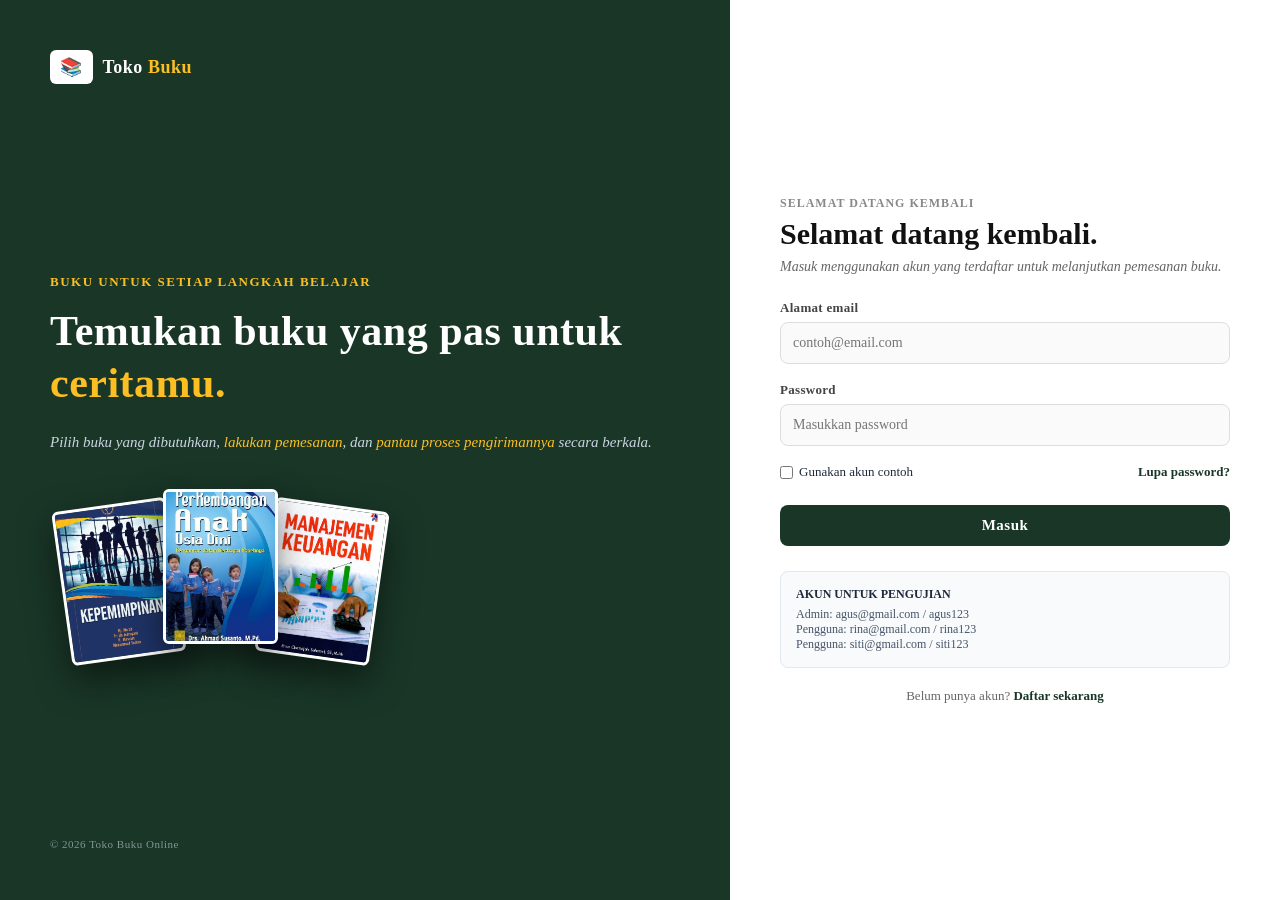
<file: index.html>
<!DOCTYPE html>
<html lang="id">
<head>
    <meta charset="UTF-8">
    <meta name="viewport" content="width=device-width, initial-scale=1.0">
    <title>Masuk | Toko Buku</title>
    <link rel="stylesheet" href="cs/style.css">
    <style>
        * { box-sizing: border-box; margin: 0; padding: 0; font-family: 'Times New Roman', Times, serif; }
        body { display: flex; height: 100vh; overflow: hidden; background: #fff; }
        
        /* Sisi Kiri (Hijau) */
        .login-left {
            flex: 1;
            background: #193627;
            color: white;
            padding: 50px;
            display: flex;
            flex-direction: column;
            justify-content: space-between;
        }
        .brand { display: flex; align-items: center; gap: 10px; font-weight: bold; font-size: 18px; letter-spacing: 0.5px; }
        .brand-icon { background: #fff; color: #193627; padding: 6px 10px; border-radius: 6px; }
        
        /* Kombinasi teks warna Kuning & Putih */
        .left-content h4 { font-size: 13px; letter-spacing: 1.5px; color: #fbbf24; text-transform: uppercase; margin-bottom: 15px; font-weight: bold; }
        .left-content h1 { font-size: 42px; line-height: 1.25; margin-bottom: 20px; font-weight: 700; letter-spacing: 0.5px; color: #ffffff; }
        .left-content h1 span { color: #fbbf24; } /* Warna kuning emas */
        .left-content p { color: #cbd5e1; font-size: 15px; line-height: 1.6; margin-bottom: 40px; font-style: italic; }
        .left-content p span { color: #fbbf24; } /* Warna kuning emas di paragraf */
        
        /* Tata letak gambar buku miring langsung tanpa box luar */
        .book-previews { 
            display: flex; 
            align-items: flex-end; 
            gap: 0px; 
            margin-top: 10px;
            padding-left: 10px;
        }
        .book-img { 
            width: 115px; 
            height: 155px; 
            object-fit: cover; 
            border-radius: 6px; 
            border: 3px solid #ffffff; /* Border putih tipis pas di sekeliling gambar buku */
            box-shadow: 0 15px 35px rgba(0,0,0,0.5); 
            display: block; 
            background: #fff;
        }

        /* Posisi miring ala tumpukan buku */
        .book-1 { transform: rotate(-8deg) translateY(10px); z-index: 1; }
        .book-2 { transform: rotate(0deg) translateY(-5px); z-index: 2; margin: 0 -12px; }
        .book-3 { transform: rotate(8deg) translateY(10px); z-index: 1; }

        /* Sisi Kanan (Form) */
        .login-right {
            flex: 1;
            padding: 50px;
            display: flex;
            flex-direction: column;
            justify-content: center;
            overflow-y: auto;
            max-width: 550px;
        }
        .login-right h2 { font-size: 30px; color: #111; margin-bottom: 8px; font-weight: 700; }
        .login-right p.sub { color: #666; font-size: 14px; margin-bottom: 25px; font-style: italic; }
        
        .form-group { margin-bottom: 18px; }
        .form-group label { display: block; font-size: 13px; font-weight: bold; color: #444; margin-bottom: 6px; letter-spacing: 0.3px; }
        .form-group input { width: 100%; padding: 12px; border: 1px solid #ddd; border-radius: 8px; font-size: 14px; background: #fafafa; font-family: 'Times New Roman', Times, serif; }
        .form-group input:focus { outline: none; border-color: #193627; background: #fff; }
        
        .btn-submit { width: 100%; padding: 12px; background: #193627; color: white; border: none; border-radius: 8px; font-weight: bold; cursor: pointer; font-size: 15px; margin-top: 10px; letter-spacing: 0.5px; }
        .btn-submit:hover { background: #12281c; }
        
        .test-accounts { margin-top: 25px; background: #f8fafc; padding: 15px; border-radius: 8px; border: 1px solid #e2e8f0; font-size: 12px; color: #475569; }
        .test-accounts b { color: #1e293b; display: block; margin-bottom: 5px; }
        .footer-link { margin-top: 20px; text-align: center; font-size: 13px; color: #666; }
        .footer-link a { color: #193627; text-decoration: none; font-weight: bold; }
    </style>
</head>
<body>

    <!-- Sisi Kiri -->
    <div class="login-left">
        <div class="brand">
            <div class="brand-icon">📚</div>
            <span style="color: #ffffff;">Toko <span style="color: #fbbf24;">Buku</span></span>
        </div>
        <div class="left-content">
            <h4>Buku Untuk Setiap Langkah Belajar</h4>
            <h1>Temukan buku yang pas untuk <span>ceritamu.</span></h1>
            <p>Pilih buku yang dibutuhkan, <span>lakukan pemesanan</span>, dan <span>pantau proses pengirimannya</span> secara berkala.</p>
            
            <!-- 3 Gambar Buku Langsung dengan Border Putih Tipis -->
            <div class="book-previews">
                <img src="img/kepemimpinan.jpeg" alt="Buku 1" class="book-img book-1">
                <img src="img/anak.jpeg" alt="Buku 2" class="book-img book-2">
                <img src="img/keuangan.jpeg" alt="Buku 3" class="book-img book-3">
            </div>
        </div>
        <div style="font-size: 11px; opacity: 0.6; letter-spacing: 0.5px; color: #cbd5e1;">&copy; 2026 Toko Buku Online</div>
    </div>

    <!-- Sisi Kanan (Form Login) -->
    <div class="login-right">
        <div style="font-size: 12px; color: #888; text-transform: uppercase; letter-spacing: 1px; margin-bottom: 6px; font-weight: bold;">Selamat Datang Kembali</div>
        <h2>Selamat datang kembali.</h2>
        <p class="sub">Masuk menggunakan akun yang terdaftar untuk melanjutkan pemesanan buku.</p>

        <form onsubmit="handleLogin(event)">
            <div class="form-group">
                <label>Alamat email</label>
                <input type="text" id="loginEmail" placeholder="contoh@email.com" required>
            </div>
            <div class="form-group">
                <label>Password</label>
                <input type="password" id="loginPassword" placeholder="Masukkan password" required>
            </div>
            
            <div style="display: flex; justify-content: space-between; align-items: center; font-size: 13px; margin-bottom: 15px;">
                <label style="display: flex; align-items: center; gap: 6px; cursor: pointer;"><input type="checkbox"> Gunakan akun contoh</label>
                <a href="#" style="color: #193627; text-decoration: none; font-weight: bold;">Lupa password?</a>
            </div>

            <button type="submit" class="btn-submit">Masuk</button>
        </form>

        <div class="test-accounts">
            <b>AKUN UNTUK PENGUJIAN</b>
            <div>Admin: agus@gmail.com / agus123</div>
            <div>Pengguna: rina@gmail.com / rina123</div>
            <div>Pengguna: siti@gmail.com / siti123</div>
        </div>

        <div class="footer-link">
            Belum punya akun? <a href="#">Daftar sekarang</a>
        </div>
    </div>
    <script>
        const dataPengguna = [
            {
                id: 1,
                nama: "Rina Wulandari",
                email: "rina@gmail.com",
                password: "rina123",
                role: "User"
            },
            {
                id: 2,
                nama: "Agus Saleh Rumbouw",
                email: "agus@gmail.com",
                password: "agus123",
                role: "Admin"
            },
            {
                id: 3,
                nama: "Siti Marlina",
                email: "siti@gmail.com",
                password: "siti123",
                role: "User"
            }
        ];

        function handleLogin(e) {
            e.preventDefault();
            const emailInput = document.getElementById('loginEmail').value.trim();
            const passwordInput = document.getElementById('loginPassword').value.trim();

            const user = dataPengguna.find(u => u.email.toLowerCase() === emailInput.toLowerCase());

            if (!user) {
                alert("Email tidak terdaftar! Silakan periksa kembali email Anda.");
                return;
            }

            if (user.password !== passwordInput) {
                alert("Password salah! Silakan coba lagi.");
                return;
            }

            // Jika email dan password benar
            const userData = { 
                nama: user.nama, 
                role: user.role, 
                email: user.email 
            };
            
            localStorage.setItem('currentUser', JSON.stringify(userData));
            alert("Login berhasil! Selamat datang, " + user.nama);
            window.location.href = 'dashboard.html';
        }
    </script>
</body>
</html>
</file>
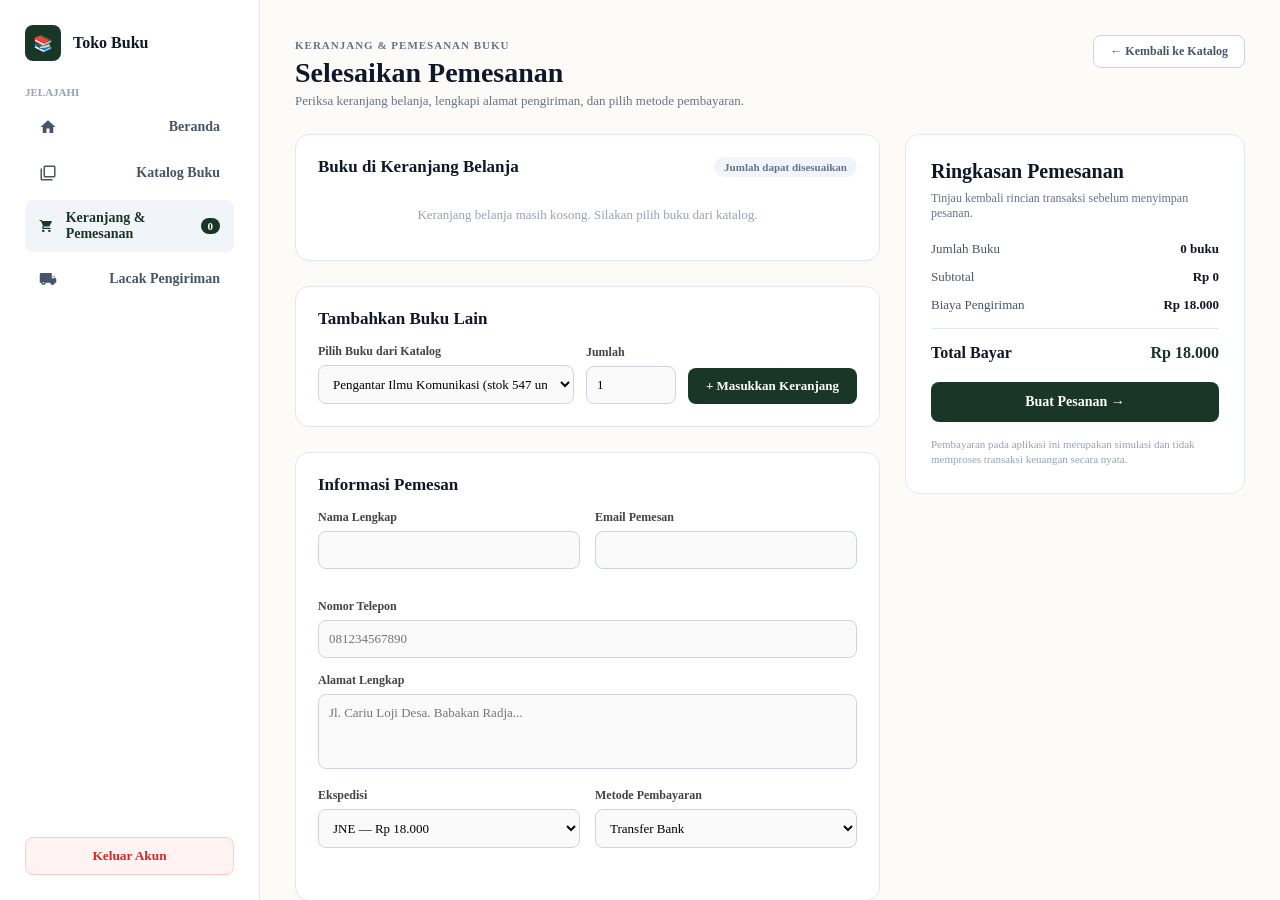
<file: checkout.html>
<!DOCTYPE html>
<html lang="id">
<head>
    <meta charset="UTF-8">
    <meta name="viewport" content="width=device-width, initial-scale=1.0">
    <title>Pemesanan & Keranjang | Toko Buku</title>
    <link rel="stylesheet" href="cs/style.css">
    <style>
        * { box-sizing: border-box; margin: 0; padding: 0; font-family: 'Times New Roman', Times, serif; }
        body { background: #fdfbf7; color: #1e293b; }

        .dashboard-layout { display: flex; height: 100vh; overflow: hidden; }

        .sidebar { width: 260px; background: #ffffff; border-right: 1px solid #e2e8f0; padding: 25px; display: flex; flex-direction: column; justify-content: space-between; }
        .sidebar-menu { list-style: none; margin-top: 10px; }
        .sidebar-menu li { margin-bottom: 8px; }
        .sidebar-menu a { display: flex; align-items: center; justify-content: space-between; padding: 10px 14px; color: #475569; text-decoration: none; font-size: 14px; font-weight: 600; border-radius: 8px; }
        .sidebar-menu a.active, .sidebar-menu a:hover { background: #f1f5f9; color: #193627; }
        .sidebar-menu svg { width: 18px; height: 18px; fill: currentColor; }
        
        .badge-cart { background: #193627; color: white; font-size: 11px; padding: 2px 7px; border-radius: 10px; font-weight: bold; }

        .main-content { flex: 1; padding: 35px; overflow-y: auto; background: #fdfbf7; }

        .header-section { display: flex; justify-content: space-between; align-items: flex-start; margin-bottom: 25px; }
        .header-title span.tag { font-size: 11px; text-transform: uppercase; color: #64748b; letter-spacing: 1px; font-weight: bold; }
        .header-title h1 { font-size: 28px; color: #0f172a; margin: 4px 0; font-weight: 700; }
        .header-title p { font-size: 13px; color: #64748b; }
        .btn-back { background: #ffffff; border: 1px solid #cbd5e1; padding: 8px 16px; border-radius: 8px; font-size: 12px; font-weight: bold; color: #475569; cursor: pointer; text-decoration: none; }

        .checkout-grid { display: grid; grid-template-columns: 1fr 340px; gap: 25px; align-items: start; }

        .card { background: #ffffff; padding: 22px; border-radius: 14px; border: 1px solid #e2e8f0; margin-bottom: 25px; box-shadow: 0 2px 4px rgba(0,0,0,0.01); }
        .card-header { display: flex; justify-content: space-between; align-items: center; margin-bottom: 15px; }
        .card-title { font-size: 17px; font-weight: bold; color: #0f172a; }
        .card-badge { font-size: 11px; color: #64748b; background: #f1f5f9; padding: 4px 10px; border-radius: 12px; font-weight: 600; }

        /* Item Buku di Keranjang (Dengan Gambar Cover) */
        .cart-item { display: flex; align-items: center; justify-content: space-between; padding: 12px 0; border-bottom: 1px dashed #e2e8f0; }
        .cart-item:last-child { border-bottom: none; }
        .cart-info { display: flex; align-items: center; gap: 14px; }
        .cart-info img { width: 45px; height: 60px; object-fit: cover; border-radius: 4px; border: 1px solid #cbd5e1; background: #fff; }
        .cart-details .title { font-size: 14px; font-weight: bold; color: #0f172a; margin-bottom: 2px; }
        .cart-details .sub { font-size: 12px; color: #64748b; }

        .cart-action { display: flex; align-items: center; gap: 15px; }
        .cart-qty { width: 50px; padding: 6px; border: 1px solid #cbd5e1; border-radius: 6px; text-align: center; font-size: 13px; }
        .cart-price { font-size: 14px; font-weight: bold; color: #193627; }
        .btn-remove { color: #94a3b8; font-weight: bold; cursor: pointer; border: none; background: none; font-size: 16px; }
        .btn-remove:hover { color: #ef4444; }

        /* Form Inputs */
        .form-row { display: grid; grid-template-columns: 1fr 1fr; gap: 15px; margin-bottom: 15px; }
        .form-group { margin-bottom: 15px; }
        .form-group label { display: block; font-size: 12px; font-weight: bold; color: #444; margin-bottom: 6px; }
        .form-group input, .form-group select, .form-group textarea { width: 100%; padding: 10px; border: 1px solid #cbd5e1; border-radius: 8px; font-size: 13px; background: #fafafa; font-family: 'Times New Roman', Times, serif; }
        .form-group textarea { height: 75px; resize: none; }

        .btn-add-item { background: #193627; color: #ffffff; border: none; padding: 10px 18px; border-radius: 8px; font-size: 13px; font-weight: bold; cursor: pointer; }

        /* Summary Card Right */
        .summary-card { background: #ffffff; padding: 25px; border-radius: 14px; border: 1px solid #e2e8f0; position: sticky; top: 20px; }
        .summary-card h2 { font-size: 20px; font-weight: bold; color: #0f172a; margin-bottom: 8px; }
        .summary-card p.sub { font-size: 12px; color: #64748b; margin-bottom: 20px; }
        
        .summary-row { display: flex; justify-content: space-between; font-size: 13px; margin-bottom: 12px; color: #475569; }
        .summary-total { display: flex; justify-content: space-between; font-size: 16px; font-weight: bold; color: #0f172a; border-top: 1px solid #e2e8f0; padding-top: 15px; margin-top: 15px; margin-bottom: 20px; }
        
        .btn-submit-order { width: 100%; padding: 12px; background: #193627; color: white; border: none; border-radius: 8px; font-size: 14px; font-weight: bold; cursor: pointer; text-align: center; }
        .btn-submit-order:hover { background: #12281c; }
        .summary-note { font-size: 11px; color: #94a3b8; margin-top: 15px; line-height: 1.4; }
    </style>
</head>
<body onload="initCheckout()">

    <div class="dashboard-layout">
        <div class="sidebar">
            <div>
                <div style="display: flex; align-items: center; gap: 12px; margin-bottom: 25px;">
                    <div style="background: #193627; color: white; width: 36px; height: 36px; border-radius: 8px; display: flex; align-items: center; justify-content: center; font-weight: bold;">📚</div>
                    <span style="font-size: 16px; font-weight: 700; color: #0f172a;">Toko Buku</span>
                </div>
                <p style="font-size: 11px; color: #94a3b8; text-transform: uppercase; font-weight: 600; margin-bottom: 10px;">Jelajahi</p>
                <ul class="sidebar-menu">
                    <li><a href="dashboard.html"><svg viewBox="0 0 24 24"><path d="M10 20v-6h4v6h5v-8h3L12 3 2 12h3v8z"/></svg> Beranda</a></li>
                    <li><a href="stok.html"><svg viewBox="0 0 24 24"><path d="M4 6H2v14c0 1.1.9 2 2 2h14v-2H4V6zm16-4H8c-1.1 0-2 .9-2 2v12c0 1.1.9 2 2 2h12c1.1 0 2-.9 2-2V4c0-1.1-.9-2-2-2zm0 14H8V4h12v12z"/></svg> Katalog Buku</a></li>
                    <li><a href="checkout.html" class="active"><svg viewBox="0 0 24 24"><path d="M7 18c-1.1 0-1.99.9-1.99 2S5.9 22 7 22s2-.9 2-2-.9-2-2-2zM1 2v2h2l3.6 7.59-1.35 2.45c-.16.28-.25.61-.25.96 0 1.1.9 2 2 2h12v-2H7.42c-.14 0-.25-.11-.25-.25l.03-.12.9-1.63h7.45c.75 0 1.41-.41 1.75-1.03l3.58-6.49c.08-.14.12-.31.12-.48 0-.55-.45-1-1-1H5.21l-.94-2H1zm16 16c-1.1 0-1.99.9-1.99 2s.89 2 1.99 2 2-.9 2-2-.9-2-2-2z"/></svg> Keranjang & Pemesanan <span class="badge-cart" id="sidebarCartBadge">0</span></a></li>
                    <li><a href="tracking.html"><svg viewBox="0 0 24 24"><path d="M20 8h-3V4H3c-1.1 0-2 .9-2 2v11h2c0 1.66 1.34 3 3 3s3-1.34 3-3h6c0 1.66 1.34 3 3 3s3-1.34 3-3h2v-5l-3-4zM6 18c-.55 0-1-.45-1-1s.45-1 1-1 1 .45 1 1-.45 1-1 1zm13.5-9.5l1.96 2.5H17V8.5h2.5z"/></svg> Lacak Pengiriman</a></li>
                </ul>
            </div>
            <div>
                <button onclick="logoutUser()" style="width: 100%; padding: 10px; background: #fef2f2; color: #dc2626; border: 1px solid #fecaca; border-radius: 8px; font-weight: 600; cursor: pointer;">Keluar Akun</button>
            </div>
        </div>

        <div class="main-content">
            <div class="header-section">
                <div class="header-title">
                    <span class="tag">Keranjang & Pemesanan Buku</span>
                    <h1>Selesaikan Pemesanan</h1>
                    <p>Periksa keranjang belanja, lengkapi alamat pengiriman, dan pilih metode pembayaran.</p>
                </div>
                <a href="stok.html" class="btn-back">&larr; Kembali ke Katalog</a>
            </div>

            <div class="checkout-grid">
                <div>
                    <div class="card">
                        <div class="card-header">
                            <span class="card-title">Buku di Keranjang Belanja</span>
                            <span class="card-badge">Jumlah dapat disesuaikan</span>
                        </div>
                        <div id="cartList">
                        </div>
                    </div>

                    <div class="card">
                        <span class="card-title" style="display: block; margin-bottom: 15px;">Tambahkan Buku Lain</span>
                        <div style="display: flex; gap: 12px; align-items: flex-end;">
                            <div class="form-group" style="flex: 1; margin-bottom: 0;">
                                <label>Pilih Buku dari Katalog</label>
                                <select id="selectBukuCatalog">
                                </select>
                            </div>
                            <div class="form-group" style="width: 90px; margin-bottom: 0;">
                                <label>Jumlah</label>
                                <input type="number" id="inputTambahQty" value="1" min="1">
                            </div>
                            <button type="button" class="btn-add-item" onclick="tambahItemKeranjang()">+ Masukkan Keranjang</button>
                        </div>
                    </div>

                    <div class="card">
                        <span class="card-title" style="display: block; margin-bottom: 15px;">Informasi Pemesan</span>
                        <form id="formCheckoutOrder" onsubmit="prosesCheckout(event)">
                            <div class="form-row">
                                <div class="form-group">
                                    <label>Nama Lengkap</label>
                                    <input type="text" id="custNama" required>
                                </div>
                                <div class="form-group">
                                    <label>Email Pemesan</label>
                                    <input type="email" id="custEmail" required>
                                </div>
                            </div>
                            <div class="form-group">
                                <label>Nomor Telepon</label>
                                <input type="text" id="custTelp" placeholder="081234567890" required>
                            </div>
                            <div class="form-group">
                                <label>Alamat Lengkap</label>
                                <textarea id="custAlamat" placeholder="Jl. Cariu Loji Desa. Babakan Radja..." required></textarea>
                            </div>
                            <div class="form-row">
                                <div class="form-group">
                                    <label>Ekspedisi</label>
                                    <select id="selectEkspedisi" onchange="hitungTotalSummary()">
                                        <option value="18000">JNE — Rp 18.000</option>
                                        <option value="15000">J&T — Rp 15.000</option>
                                        <option value="20000">SiCepat — Rp 20.000</option>
                                    </select>
                                </div>
                                <div class="form-group">
                                    <label>Metode Pembayaran</label>
                                    <select id="selectPayment">
                                        <option value="Transfer Bank">Transfer Bank</option>
                                        <option value="E-Wallet">E-Wallet (Gopay / OVO)</option>
                                        <option value="COD">COD (Bayar di Tempat)</option>
                                    </select>
                                </div>
                            </div>
                        </form>
                    </div>
                </div>

                <div>
                    <div class="summary-card">
                        <h2>Ringkasan Pemesanan</h2>
                        <p class="sub">Tinjau kembali rincian transaksi sebelum menyimpan pesanan.</p>

                        <div class="summary-row">
                            <span>Jumlah Buku</span>
                            <span id="sumTotalBuku" style="font-weight: bold; color: #0f172a;">0 buku</span>
                        </div>
                        <div class="summary-row">
                            <span>Subtotal</span>
                            <span id="sumSubtotal" style="font-weight: bold; color: #0f172a;">Rp 0</span>
                        </div>
                        <div class="summary-row">
                            <span>Biaya Pengiriman</span>
                            <span id="sumOngkir" style="font-weight: bold; color: #0f172a;">Rp 18.000</span>
                        </div>

                        <div class="summary-total">
                            <span>Total Bayar</span>
                            <span id="sumTotalBayar" style="color: #193627;">Rp 18.000</span>
                        </div>

                        <button type="button" class="btn-submit-order" onclick="document.getElementById('formCheckoutOrder').requestSubmit()">Buat Pesanan &rarr;</button>

                        <p class="summary-note">Pembayaran pada aplikasi ini merupakan simulasi dan tidak memproses transaksi keuangan secara nyata.</p>
                    </div>
                </div>
            </div>
        </div>
    </div>

    <script src="js/script.js"></script>
    <script>
        let katalogData = JSON.parse(localStorage.getItem('katalogBuku')) || [
            { kode: "ASP4301", nama: "Pengantar Ilmu Komunikasi", jenis: "Buku Ajar", edisi: "2", stok: "547 unit", harga: "Rp 180.000", gambar: "img/komonikasi.jpeg" },
            { kode: "EKMA4003", nama: "Manajemen Keuangan", jenis: "Buku Ajar", edisi: "3", stok: "392 unit", harga: "Rp 220.000", gambar: "img/keuangan.jpeg" },
            { kode: "EKMA4210", nama: "Kepemimpinan", jenis: "Buku Ajar", edisi: "1", stok: "278 unit", harga: "Rp 150.000", gambar: "img/kepemimpinan.jpeg" },
            { kode: "BIOL4215", nama: "Mikrobiologi Dasar", jenis: "Buku Ajar", edisi: "2", stok: "185 unit", harga: "Rp 190.000", gambar: "img/mikro.jpeg" },
            { kode: "PAUD4401", nama: "Perkembangan Anak Usia Dini", jenis: "Buku Ajar", edisi: "4", stok: "204 unit", harga: "Rp 250.000", gambar: "img/anak.jpeg" }
        ];

        let itemsKeranjang = JSON.parse(localStorage.getItem('keranjangPemesanan')) || [];

        function initCheckout() {
            const userStr = localStorage.getItem('currentUser');
            if (userStr) {
                const user = JSON.parse(userStr);
                if (user.nama) document.getElementById('custNama').value = user.nama;
                if (user.email) document.getElementById('custEmail').value = user.email;
            }

            const selectEl = document.getElementById('selectBukuCatalog');
            selectEl.innerHTML = katalogData.map((buku, idx) => `
                <option value="${idx}">${buku.nama} (stok ${buku.stok})</option>
            `).join('');

            renderKeranjang();
        }

        function renderKeranjang() {
            const container = document.getElementById('cartList');
            let badgeEl = document.getElementById('sidebarCartBadge');
            
            if (itemsKeranjang.length === 0) {
                container.innerHTML = `<p style="font-size: 13px; color: #94a3b8; text-align: center; padding: 15px 0;">Keranjang belanja masih kosong. Silakan pilih buku dari katalog.</p>`;
                if (badgeEl) badgeEl.innerText = "0";
            } else {
                let totalItemsCount = itemsKeranjang.reduce((acc, item) => acc + item.qty, 0);
                if (badgeEl) badgeEl.innerText = totalItemsCount;

                container.innerHTML = itemsKeranjang.map((item, index) => {
                    const buku = katalogData[item.indexKatalog];
                    if (!buku) return '';
                    let hargaAngka = parseInt(buku.harga.replace(/[^0-9]/g, '')) || 0;
                    let subTotalItem = hargaAngka * item.qty;

                    return `
                        <div class="cart-item">
                            <div class="cart-info">
                                <img src="${buku.gambar || 'img/komonikasi.jpeg'}" alt="${buku.nama}">
                                <div class="cart-details">
                                    <div class="title">${buku.nama}</div>
                                    <div class="sub">${buku.kode} · ${buku.harga} / buku</div>
                                </div>
                            </div>
                            <div class="cart-action">
                                <input type="number" class="cart-qty" value="${item.qty}" min="1" onchange="updateQty(${index}, this.value)">
                                <span class="cart-price">Rp ${subTotalItem.toLocaleString('id-ID')}</span>
                                <button type="button" class="btn-remove" onclick="hapusItem(${index})">&times;</button>
                            </div>
                        </div>
                    `;
                }).join('');
            }
            hitungTotalSummary();
        }

        function updateQty(index, newQty) {
            const val = parseInt(newQty);
            if (val > 0) {
                itemsKeranjang[index].qty = val;
                localStorage.setItem('keranjangPemesanan', JSON.stringify(itemsKeranjang));
                renderKeranjang();
            }
        }

        function hapusItem(index) {
            itemsKeranjang.splice(index, 1);
            localStorage.setItem('keranjangPemesanan', JSON.stringify(itemsKeranjang));
            renderKeranjang();
        }

        function tambahItemKeranjang() {
            const indexKatalog = parseInt(document.getElementById('selectBukuCatalog').value);
            const qty = parseInt(document.getElementById('inputTambahQty').value) || 1;

            const existingIndex = itemsKeranjang.findIndex(i => i.indexKatalog === indexKatalog);
            if (existingIndex > -1) {
                itemsKeranjang[existingIndex].qty += qty;
            } else {
                itemsKeranjang.push({ indexKatalog: indexKatalog, qty: qty });
            }

            localStorage.setItem('keranjangPemesanan', JSON.stringify(itemsKeranjang));
            renderKeranjang();
        }

        function hitungTotalSummary() {
            let totalBukuCount = 0;
            let subtotal = 0;

            itemsKeranjang.forEach(item => {
                const buku = katalogData[item.indexKatalog];
                if (buku) {
                    let hargaAngka = parseInt(buku.harga.replace(/[^0-9]/g, '')) || 0;
                    totalBukuCount += item.qty;
                    subtotal += (hargaAngka * item.qty);
                }
            });

            const ongkir = parseInt(document.getElementById('selectEkspedisi').value) || 18000;
            const grandTotal = subtotal + ongkir;

            document.getElementById('sumTotalBuku').innerText = totalBukuCount + " buku";
            document.getElementById('sumSubtotal').innerText = "Rp " + subtotal.toLocaleString('id-ID');
            document.getElementById('sumOngkir').innerText = "Rp " + ongkir.toLocaleString('id-ID');
            document.getElementById('sumTotalBayar').innerText = "Rp " + grandTotal.toLocaleString('id-ID');
        }

       function prosesCheckout(e) {
            e.preventDefault();
            if (itemsKeranjang.length === 0) {
                alert("Keranjang belanja masih kosong!");
                return;
            }

            const nama = document.getElementById('custNama').value;
            const selectEkspedisi = document.getElementById('selectEkspedisi');
            const namaEkspedisi = selectEkspedisi.options[selectEkspedisi.selectedIndex].text.split('—')[0].trim();
            const grandTotalStr = document.getElementById('sumTotalBayar').innerText;

            const detailBukuList = itemsKeranjang.map(item => {
                const buku = katalogData[item.indexKatalog];
                return `${buku ? buku.nama : 'Buku'} (${item.qty} unit)`;
            }).join(', ');

            const noDOBaru = "DO-2026-" + Math.floor(1000 + Math.random() * 9000);
            const tanggalHariIni = new Date().toLocaleDateString('id-ID');

            // 1. Simpan ke Riwayat Pemesanan
            let riwayatLama = JSON.parse(localStorage.getItem('riwayatPesanan')) || [];
            riwayatLama.unshift({
                noDO: noDOBaru,
                namaPemesan: nama,
                detailBuku: detailBukuList,
                ekspedisi: namaEkspedisi,
                totalHarga: grandTotalStr,
                status: "Dalam Proses"
            });
            localStorage.setItem('riwayatPesanan', JSON.stringify(riwayatLama));

            // 2. Simpan ke Laporan Pemesanan
            let laporanLama = JSON.parse(localStorage.getItem('laporanPesanan')) || [];
            laporanLama.unshift({
                tanggal: tanggalHariIni,
                noDO: noDOBaru,
                pemesan: nama,
                namaBuku: detailBukuList,
                totalNominal: grandTotalStr,
                keterangan: "Lunas / Selesai"
            });
            localStorage.setItem('laporanPesanan', JSON.stringify(laporanLama));

            localStorage.removeItem('keranjangPemesanan'); // Bersihkan keranjang

            alert("Pesanan berhasil dibuat dengan Nomor " + noDOBaru + "!");
            window.location.href = "laporan.html"; // Atau ke riwayat.html sesuai alur Anda
        }
    </script>
</body>
</html>
</file>
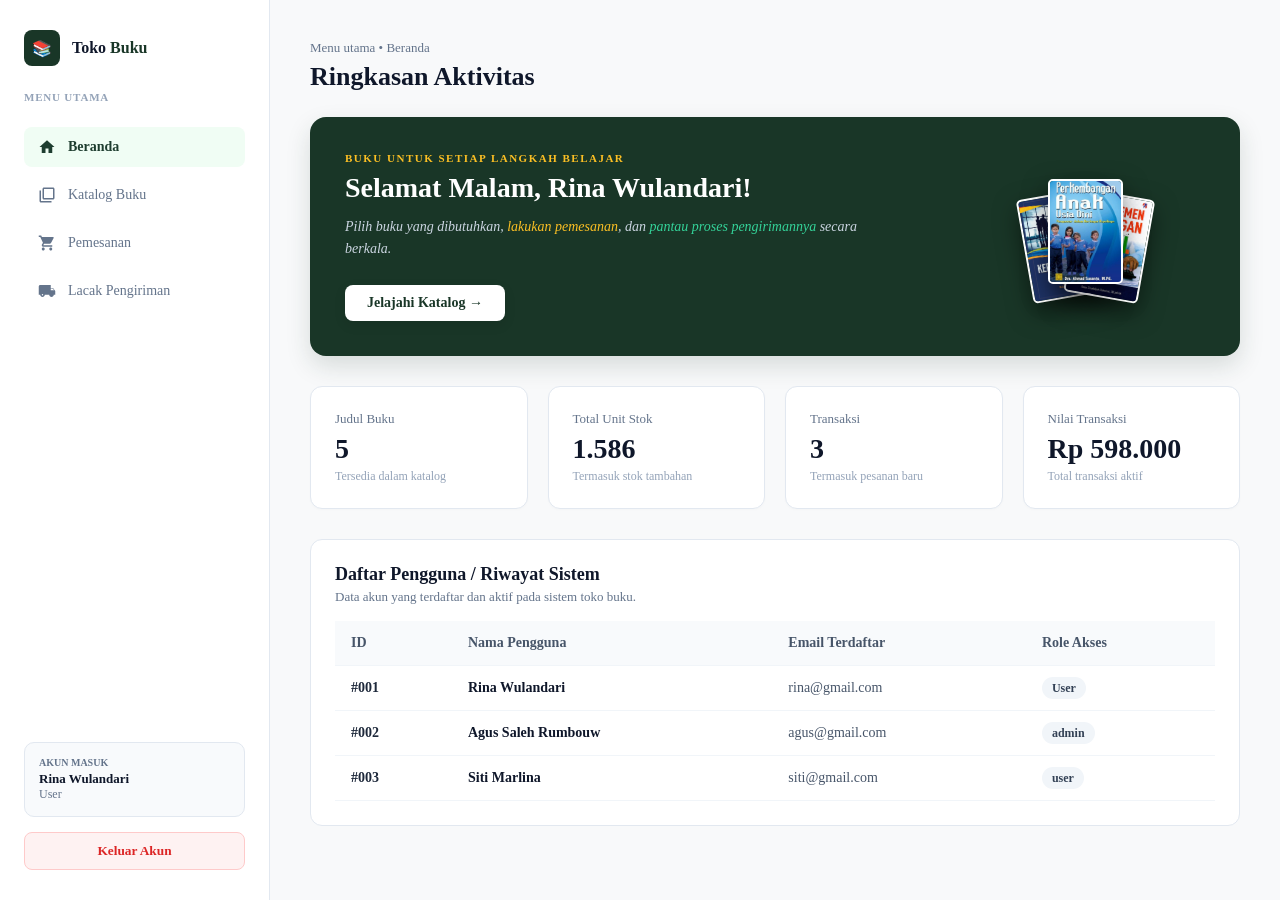
<file: dashboard.html>
<!DOCTYPE html>
<html lang="id">
<head>
    <meta charset="UTF-8">
    <meta name="viewport" content="width=device-width, initial-scale=1.0">
    <title>Dashboard - Toko Buku Online</title>
    <link rel="stylesheet" href="cs/style.css">
    <style>
        /* Pakai Times New Roman secara global untuk seluruh halaman */
        * { font-family: 'Times New Roman', Times, serif; }

        /* Styling posisi 3 buku miring di dalam box banner */
        .banner-books {
            display: flex;
            align-items: center;
            justify-content: center;
            position: relative;
            width: 200px;
            height: 160px;
            margin-right: 20px;
        }
        .banner-book-img {
            width: 75px;
            height: 105px;
            object-fit: cover;
            border-radius: 5px;
            border: 2px solid #ffffff;
            box-shadow: 0 10px 25px rgba(0,0,0,0.5);
            background: #fff;
            position: absolute;
        }
        .b-book-1 { transform: rotate(-10deg) translateX(-25px) translateY(5px); z-index: 1; }
        .b-book-2 { transform: rotate(0deg) translateX(0px) translateY(-5px); z-index: 2; }
        .b-book-3 { transform: rotate(10deg) translateX(25px) translateY(5px); z-index: 1; }
    </style>
</head>
<body onload="initDashboard()">

    <div class="dashboard-layout">
        <!-- Sidebar Navigasi -->
        <div class="sidebar">
            <div>
                <div style="display: flex; align-items: center; gap: 12px; margin-bottom: 25px;">
                    <div style="background: #193627; color: white; width: 36px; height: 36px; border-radius: 8px; display: flex; align-items: center; justify-content: center; font-weight: bold;">
                        📚
                    </div>
                    <span style="font-size: 16px; font-weight: 700; color: #0f172a;">Toko <span style="color: #193627;">Buku</span></span>
                </div>
                <p style="font-size: 11px; color: #94a3b8; text-transform: uppercase; letter-spacing: 0.8px; font-weight: 600; margin-bottom: 10px;">Menu Utama</p>
                <ul class="sidebar-menu">
                    <li><a href="dashboard.html" class="active"><svg viewBox="0 0 24 24"><path d="M10 20v-6h4v6h5v-8h3L12 3 2 12h3v8z"/></svg> Beranda</a></li>
                    <li><a href="stok.html"><svg viewBox="0 0 24 24"><path d="M4 6H2v14c0 1.1.9 2 2 2h14v-2H4V6zm16-4H8c-1.1 0-2 .9-2 2v12c0 1.1.9 2 2 2h12c1.1 0 2-.9 2-2V4c0-1.1-.9-2-2-2zm0 14H8V4h12v12z"/></svg> Katalog Buku</a></li>
                    <li><a href="checkout.html"><svg viewBox="0 0 24 24"><path d="M7 18c-1.1 0-1.99.9-1.99 2S5.9 22 7 22s2-.9 2-2-.9-2-2-2zM1 2v2h2l3.6 7.59-1.35 2.45c-.16.28-.25.61-.25.96 0 1.1.9 2 2 2h12v-2H7.42c-.14 0-.25-.11-.25-.25l.03-.12.9-1.63h7.45c.75 0 1.41-.41 1.75-1.03l3.58-6.49c.08-.14.12-.31.12-.48 0-.55-.45-1-1-1H5.21l-.94-2H1zm16 16c-1.1 0-1.99.9-1.99 2s.89 2 1.99 2 2-.9 2-2-.9-2-2-2z"/></svg> Pemesanan</a></li>
                    <li><a href="tracking.html"><svg viewBox="0 0 24 24"><path d="M20 8h-3V4H3c-1.1 0-2 .9-2 2v11h2c0 1.66 1.34 3 3 3s3-1.34 3-3h6c0 1.66 1.34 3 3 3s3-1.34 3-3h2v-5l-3-4zM6 18c-.55 0-1-.45-1-1s.45-1 1-1 1 .45 1 1-.45 1-1 1zm13.5-9.5l1.96 2.5H17V8.5h2.5z"/></svg> Lacak Pengiriman</a></li>
                </ul>
            </div>

            <div>
                <div style="background: #f8fafc; padding: 14px; border-radius: 10px; font-size: 13px; margin-bottom: 15px; border: 1px solid #e2e8f0;">
                    <p style="color: #64748b; font-size: 10px; text-transform: uppercase; font-weight: 700;">Akun Masuk</p>
                    <p style="font-weight: 600; color: #0f172a; margin-top: 3px;" id="userNamaLabel">Memuat...</p>
                    <p style="color: #64748b; font-size: 12px;" id="userRoleLabel">User</p>
                </div>
                <button onclick="logoutUser()" style="width: 100%; padding: 10px; background: #fef2f2; color: #dc2626; border: 1px solid #fecaca; border-radius: 8px; font-weight: 600; cursor: pointer;">Keluar Akun</button>
            </div>
        </div>

        <!-- Konten Utama -->
        <div class="main-content">
            <p style="font-size: 13px; color: #64748b; margin-bottom: 6px; font-weight: 500;">Menu utama &bull; Beranda</p>
            <h1 style="font-size: 26px; color: #0f172a; margin-bottom: 25px; font-weight: 700;">Ringkasan Aktivitas</h1>

            <!-- Banner Card Hijau dengan 3 Buku Miring di Dalam Box -->
            <div class="banner-card" style="background: #193627; color: white; padding: 35px; border-radius: 16px; display: flex; justify-content: space-between; align-items: center; margin-bottom: 30px; box-shadow: 0 10px 25px rgba(25, 54, 39, 0.15); overflow: hidden;">
                <div style="max-width: 550px;">
                    <p style="font-size: 11px; text-transform: uppercase; letter-spacing: 1.5px; color: #fbbf24; font-weight: bold; margin-bottom: 8px;">Buku Untuk Setiap Langkah Belajar</p>
                    <h2 id="greetingText" style="font-size: 28px; font-weight: 700; margin-bottom: 12px; color: #ffffff;">Selamat malam, Pengguna!</h2>
                    <p style="font-size: 14px; color: #cbd5e1; margin-bottom: 24px; line-height: 1.6; font-style: italic;">Pilih buku yang dibutuhkan, <span style="color: #fbbf24;">lakukan pemesanan</span>, dan <span style="color: #34d399;">pantau proses pengirimannya</span> secara berkala.</p>
                    <a href="stok.html" style="display: inline-block; background: #ffffff; color: #193627; padding: 10px 22px; border-radius: 8px; text-decoration: none; font-weight: bold; font-size: 14px; box-shadow: 0 4px 12px rgba(0,0,0,0.1);">Jelajahi Katalog &rarr;</a>
                </div>
                
                <!-- 3 Buku Miring Rapi di Dalam Box -->
                <div class="banner-books">
                    <img src="img/kepemimpinan.jpeg" alt="Buku 1" class="banner-book-img b-book-1">
                    <img src="img/anak.jpeg" alt="Buku 2" class="banner-book-img b-book-2">
                    <img src="img/keuangan.jpeg" alt="Buku 3" class="banner-book-img b-book-3">
                </div>
            </div>

            <!-- Grid Statistik -->
            <div class="stats-grid">
                <div class="stat-card">
                    <p style="font-size: 13px; color: #64748b; margin-bottom: 6px; font-weight: 500;">Judul Buku</p>
                    <h3 style="font-size: 28px; color: #0f172a; font-weight: 700;">5</h3>
                    <p style="font-size: 12px; color: #94a3b8; margin-top: 4px;">Tersedia dalam katalog</p>
                </div>
                <div class="stat-card">
                    <p style="font-size: 13px; color: #64748b; margin-bottom: 6px; font-weight: 500;">Total Unit Stok</p>
                    <h3 style="font-size: 28px; color: #0f172a; font-weight: 700;">1.586</h3>
                    <p style="font-size: 12px; color: #94a3b8; margin-top: 4px;">Termasuk stok tambahan</p>
                </div>
                <div class="stat-card">
                    <p style="font-size: 13px; color: #64748b; margin-bottom: 6px; font-weight: 500;">Transaksi</p>
                    <h3 style="font-size: 28px; color: #0f172a; font-weight: 700;">3</h3>
                    <p style="font-size: 12px; color: #94a3b8; margin-top: 4px;">Termasuk pesanan baru</p>
                </div>
                <div class="stat-card">
                    <p style="font-size: 13px; color: #64748b; margin-bottom: 6px; font-weight: 500;">Nilai Transaksi</p>
                    <h3 style="font-size: 28px; color: #0f172a; font-weight: 700;">Rp 598.000</h3>
                    <p style="font-size: 12px; color: #94a3b8; margin-top: 4px;">Total transaksi aktif</p>
                </div>
            </div>

            <!-- Tabel Daftar Pengguna Sistem -->
            <div class="table-container">
                <h3 style="font-size: 18px; color: #0f172a; font-weight: 700; margin-bottom: 4px;">Daftar Pengguna / Riwayat Sistem</h3>
                <p style="font-size: 13px; color: #64748b; margin-bottom: 16px;">Data akun yang terdaftar dan aktif pada sistem toko buku.</p>
                <table>
                    <thead>
                        <tr>
                            <th>ID</th>
                            <th>Nama Pengguna</th>
                            <th>Email Terdaftar</th>
                            <th>Role Akses</th>
                        </tr>
                    </thead>
                    <tbody id="tabelRiwayatBody">
                    </tbody>
                </table>
            </div>
        </div>
    </div>

    <script src="js/data.js"></script>
    <script src="js/script.js"></script>
</body>
</html>
</file>
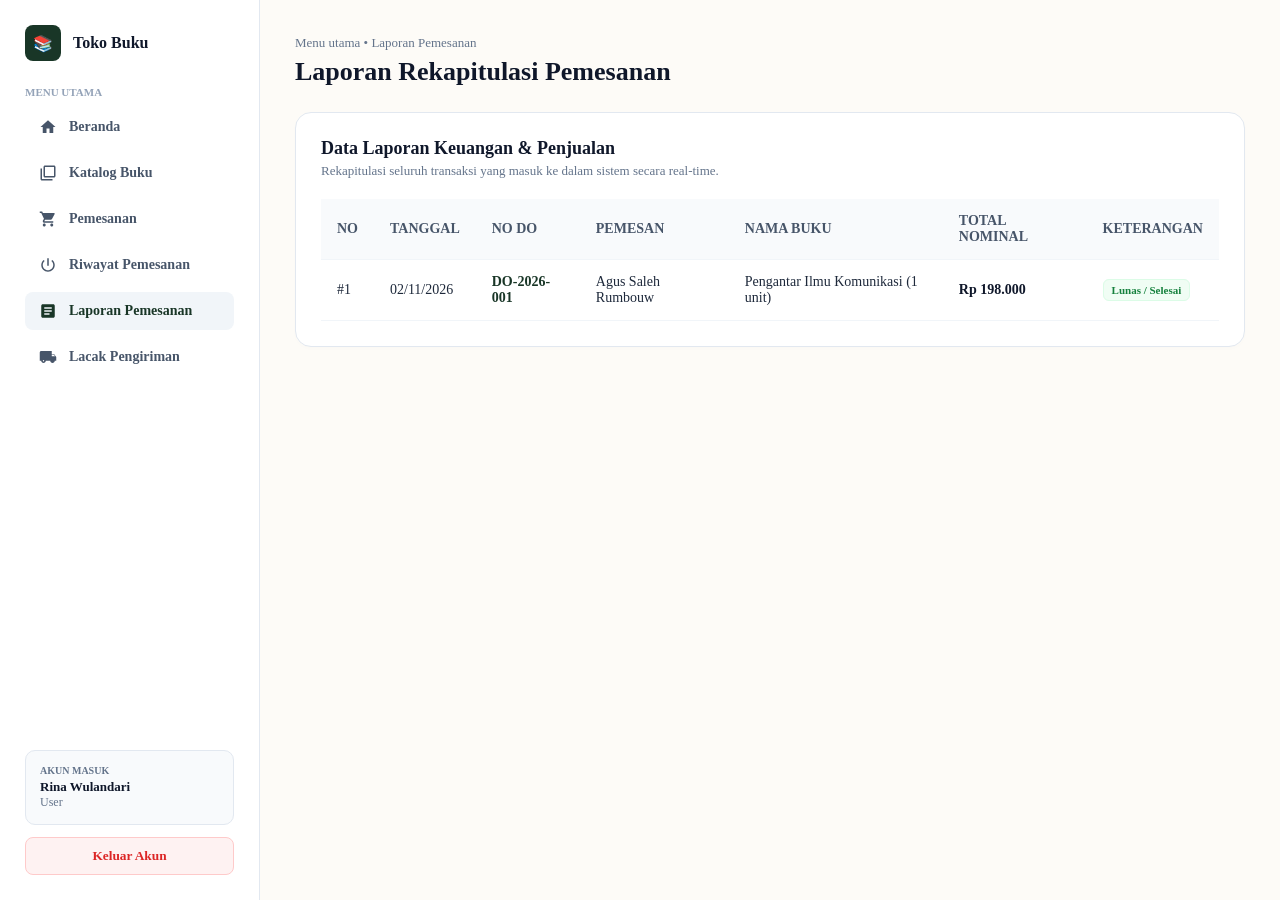
<file: laporan.html>
<!DOCTYPE html>
<html lang="id">
<head>
    <meta charset="UTF-8">
    <meta name="viewport" content="width=device-width, initial-scale=1.0">
    <title>Laporan Pemesanan - Toko Buku Online</title>
    <link rel="stylesheet" href="cs/style.css">
    <style>
        * { box-sizing: border-box; margin: 0; padding: 0; font-family: 'Times New Roman', Times, serif; }
        body { background: #fdfbf7; color: #1e293b; }

        .dashboard-layout { display: flex; height: 100vh; overflow: hidden; }

        .sidebar { width: 260px; background: #ffffff; border-right: 1px solid #e2e8f0; padding: 25px; display: flex; flex-direction: column; justify-content: space-between; }
        .sidebar-menu { list-style: none; margin-top: 10px; }
        .sidebar-menu li { margin-bottom: 8px; }
        .sidebar-menu a { display: flex; align-items: center; gap: 12px; padding: 10px 14px; color: #475569; text-decoration: none; font-size: 14px; font-weight: 600; border-radius: 8px; }
        .sidebar-menu a.active, .sidebar-menu a:hover { background: #f1f5f9; color: #193627; }
        .sidebar-menu svg { width: 18px; height: 18px; fill: currentColor; }

        /* Main Content */
        .main-content { flex: 1; padding: 35px; overflow-y: auto; background: #fdfbf7; }

        /* Table Card */
        .table-container { background: white; padding: 25px; border-radius: 16px; border: 1px solid #e2e8f0; box-shadow: 0 2px 4px rgba(0,0,0,0.01); }
        .table-container h3 { font-size: 18px; font-weight: 700; color: #0f172a; margin-bottom: 4px; }
        .table-container p.sub { font-size: 13px; color: #64748b; margin-bottom: 20px; }

        table { width: 100%; border-collapse: collapse; text-align: left; }
        th { padding: 12px 15px; font-size: 12px; text-transform: uppercase; color: #64748b; border-bottom: 2px solid #e2e8f0; font-weight: 700; }
        td { padding: 15px; border-bottom: 1px solid #f1f5f9; vertical-align: middle; font-size: 14px; }
    </style>
</head>
<body onload="initLaporanPage()">

    <div class="dashboard-layout">
        <!-- Sidebar -->
        <div class="sidebar">
            <div>
                <div style="display: flex; align-items: center; gap: 12px; margin-bottom: 25px;">
                    <div style="background: #193627; color: white; width: 36px; height: 36px; border-radius: 8px; display: flex; align-items: center; justify-content: center; font-weight: bold;">📚</div>
                    <span style="font-size: 16px; font-weight: 700; color: #0f172a;">Toko Buku</span>
                </div>
                <p style="font-size: 11px; color: #94a3b8; text-transform: uppercase; font-weight: 600; margin-bottom: 10px;">Menu Utama</p>
                <ul class="sidebar-menu">
                    <li><a href="dashboard.html"><svg viewBox="0 0 24 24"><path d="M10 20v-6h4v6h5v-8h3L12 3 2 12h3v8z"/></svg> Beranda</a></li>
                    <li><a href="stok.html"><svg viewBox="0 0 24 24"><path d="M4 6H2v14c0 1.1.9 2 2 2h14v-2H4V6zm16-4H8c-1.1 0-2 .9-2 2v12c0 1.1.9 2 2 2h12c1.1 0 2-.9 2-2V4c0-1.1-.9-2-2-2zm0 14H8V4h12v12z"/></svg> Katalog Buku</a></li>
                    <li><a href="checkout.html"><svg viewBox="0 0 24 24"><path d="M7 18c-1.1 0-1.99.9-1.99 2S5.9 22 7 22s2-.9 2-2-.9-2-2-2zM1 2v2h2l3.6 7.59-1.35 2.45c-.16.28-.25.61-.25.96 0 1.1.9 2 2 2h12v-2H7.42c-.14 0-.25-.11-.25-.25l.03-.12.9-1.63h7.45c.75 0 1.41-.41 1.75-1.03l3.58-6.49c.08-.14.12-.31.12-.48 0-.55-.45-1-1-1H5.21l-.94-2H1zm16 16c-1.1 0-1.99.9-1.99 2s.89 2 1.99 2 2-.9 2-2-.9-2-2-2z"/></svg> Pemesanan</a></li>
                    <li><a href="riwayat.html"><svg viewBox="0 0 24 24"><path d="M13 3h-2v10h2V3zm4.83 2.17l-1.42 1.42C17.99 7.86 19 9.81 19 12c0 3.87-3.13 7-7 7s-7-3.13-7-7c0-2.19 1.01-4.14 2.58-5.42L6.17 5.17C4.23 6.82 3 9.26 3 12c0 4.97 4.03 9 9 9s9-4.03 9-9c0-2.74-1.23-5.18-3.17-6.83z"/></svg> Riwayat Pemesanan</a></li>
                    <li><a href="laporan.html" class="active"><svg viewBox="0 0 24 24"><path d="M19 3H5c-1.1 0-2 .9-2 2v14c0 1.1.9 2 2 2h14c1.1 0 2-.9 2-2V5c0-1.1-.9-2-2-2zm-5 14H7v-2h7v2zm3-4H7v-2h10v2zm0-4H7V7h10v2z"/></svg> Laporan Pemesanan</a></li>
                    <li><a href="tracking.html"><svg viewBox="0 0 24 24"><path d="M20 8h-3V4H3c-1.1 0-2 .9-2 2v11h2c0 1.66 1.34 3 3 3s3-1.34 3-3h6c0 1.66 1.34 3 3 3s3-1.34 3-3h2v-5l-3-4zM6 18c-.55 0-1-.45-1-1s.45-1 1-1 1 .45 1 1-.45 1-1 1zm13.5-9.5l1.96 2.5H17V8.5h2.5z"/></svg> Lacak Pengiriman</a></li>
                </ul>
            </div>
            <div>
                <div style="background: #f8fafc; padding: 14px; border-radius: 10px; font-size: 13px; margin-bottom: 12px; border: 1px solid #e2e8f0;">
                    <p style="color: #64748b; font-size: 10px; text-transform: uppercase; font-weight: 700;">Akun Masuk</p>
                    <p style="font-weight: 600; color: #0f172a; margin-top: 3px;" id="userNamaLabel">Memuat...</p>
                    <p style="color: #64748b; font-size: 12px;" id="userRoleLabel">User</p>
                </div>
                <button onclick="logoutUser()" style="width: 100%; padding: 10px; background: #fef2f2; color: #dc2626; border: 1px solid #fecaca; border-radius: 8px; font-weight: 600; cursor: pointer;">Keluar Akun</button>
            </div>
        </div>

        <!-- Konten Utama -->
        <div class="main-content">
            <p style="font-size: 13px; color: #64748b; margin-bottom: 6px; font-weight: 500;">Menu utama &bull; Laporan Pemesanan</p>
            <h1 style="font-size: 26px; color: #0f172a; margin-bottom: 25px; font-weight: 700;">Laporan Rekapitulasi Pemesanan</h1>

            <div class="table-container">
                <h3 style="font-size: 18px; color: #0f172a; font-weight: 700; margin-bottom: 4px;">Data Laporan Keuangan & Penjualan</h3>
                <p class="sub">Rekapitulasi seluruh transaksi yang masuk ke dalam sistem secara real-time.</p>
                <table>
                    <thead>
                        <tr>
                            <th>No</th>
                            <th>Tanggal</th>
                            <th>No DO</th>
                            <th>Pemesan</th>
                            <th>Nama Buku</th>
                            <th>Total Nominal</th>
                            <th>Keterangan</th>
                        </tr>
                    </thead>
                    <tbody id="tabelLaporanPemesanan">
                        <!-- Dimuat otomatis via JS -->
                    </tbody>
                </table>
            </div>
        </div>
    </div>

    <script src="js/script.js"></script>
    <script>
        function initLaporanPage() {
            const userStr = localStorage.getItem('currentUser');
            if (userStr) {
                const user = JSON.parse(userStr);
                document.getElementById('userNamaLabel').innerText = user.nama || 'Pengguna';
                document.getElementById('userRoleLabel').innerText = user.role || 'User';
            }

            renderLaporanTabel();
        }

        function renderLaporanTabel() {
            const tbody = document.getElementById('tabelLaporanPemesanan');
            
            // Ambil data laporan dari localStorage, atau data default jika kosong
            let daftarLaporan = JSON.parse(localStorage.getItem('laporanPesanan')) || [
                {
                    tanggal: "02/11/2026",
                    noDO: "DO-2026-001",
                    pemesan: "Agus Saleh Rumbouw",
                    namaBuku: "Pengantar Ilmu Komunikasi (1 unit)",
                    totalNominal: "Rp 198.000",
                    keterangan: "Lunas / Selesai"
                }
            ];

            if (daftarLaporan.length === 0) {
                tbody.innerHTML = `<tr><td colspan="7" style="text-align: center; color: #94a3b8; padding: 20px;">Belum ada data laporan transaksi.</td></tr>`;
                return;
            }

            tbody.innerHTML = daftarLaporan.map((item, index) => `
                <tr>
                    <td>#${index + 1}</td>
                    <td>${item.tanggal}</td>
                    <td style="font-weight: bold; color: #193627;">${item.noDO}</td>
                    <td>${item.pemesan}</td>
                    <td>${item.namaBuku}</td>
                    <td style="font-weight: bold; color: #0f172a;">${item.totalNominal}</td>
                    <td><span style="background: #f0fdf4; color: #15803d; padding: 4px 8px; border-radius: 6px; font-size: 11px; font-weight: bold; border: 1px solid #dcfce7;">${item.keterangan}</span></td>
                </tr>
            `).join('');
        }

        function logoutUser() {
            localStorage.removeItem('currentUser');
            window.location.href = 'index.html';
        }
    </script>
</body>
</html>
</file>
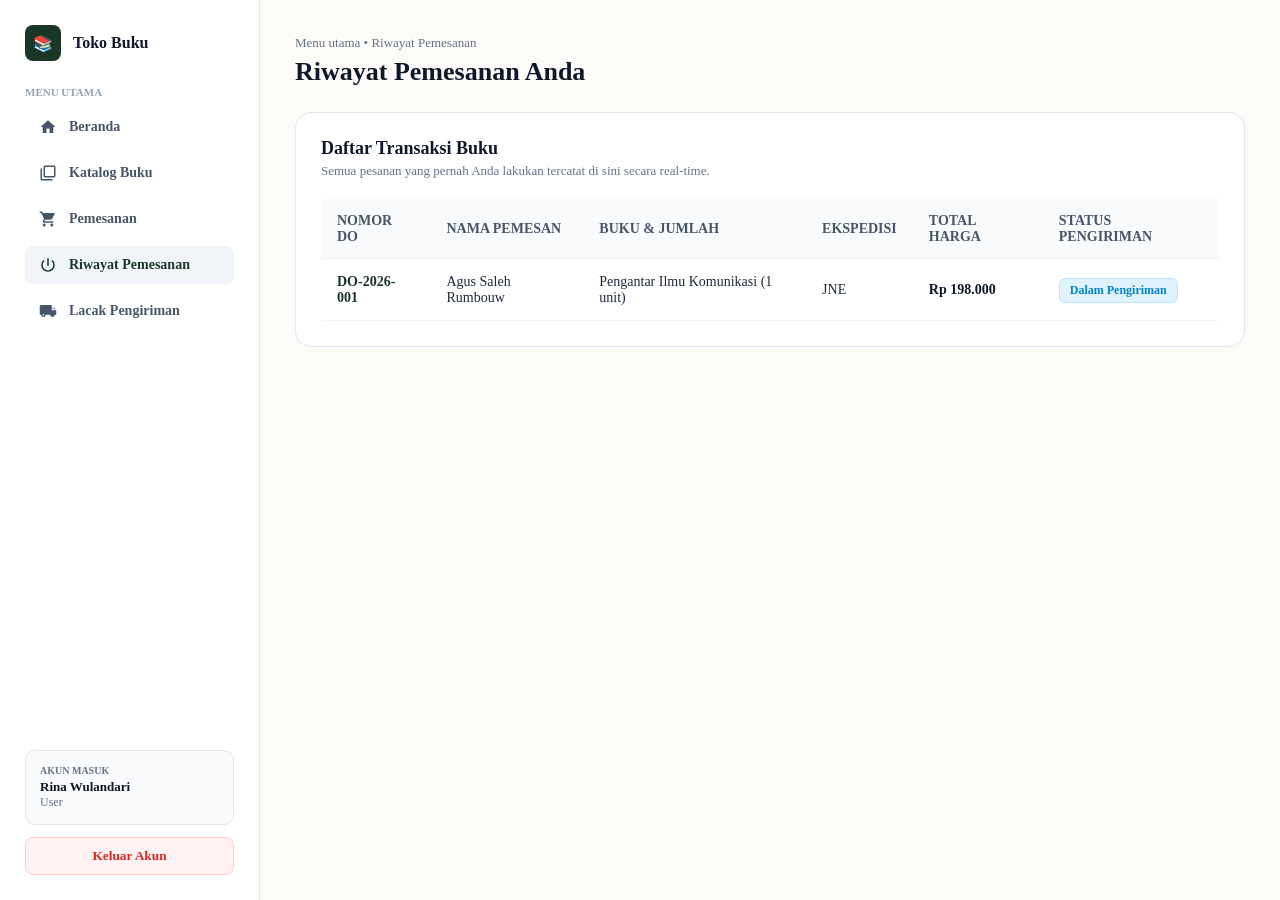
<file: riwayat.html>
<!DOCTYPE html>
<html lang="id">
<head>
    <meta charset="UTF-8">
    <meta name="viewport" content="width=device-width, initial-scale=1.0">
    <title>Riwayat Pemesanan - Toko Buku Online</title>
    <link rel="stylesheet" href="cs/style.css">
    <style>
        * { box-sizing: border-box; margin: 0; padding: 0; font-family: 'Times New Roman', Times, serif; }
        body { background: #fdfbf7; color: #1e293b; }

        .dashboard-layout { display: flex; height: 100vh; overflow: hidden; }

        /* Sidebar Styling */
        .sidebar { width: 260px; background: #ffffff; border-right: 1px solid #e2e8f0; padding: 25px; display: flex; flex-direction: column; justify-content: space-between; }
        .sidebar-menu { list-style: none; margin-top: 10px; }
        .sidebar-menu li { margin-bottom: 8px; }
        .sidebar-menu a { display: flex; align-items: center; gap: 12px; padding: 10px 14px; color: #475569; text-decoration: none; font-size: 14px; font-weight: 600; border-radius: 8px; }
        .sidebar-menu a.active, .sidebar-menu a:hover { background: #f1f5f9; color: #193627; }
        .sidebar-menu svg { width: 18px; height: 18px; fill: currentColor; }

        /* Main Content */
        .main-content { flex: 1; padding: 35px; overflow-y: auto; background: #fdfbf7; }

        /* Table Card */
        .table-container { background: white; padding: 25px; border-radius: 16px; border: 1px solid #e2e8f0; box-shadow: 0 2px 4px rgba(0,0,0,0.01); }
        .table-container h3 { font-size: 18px; font-weight: 700; color: #0f172a; margin-bottom: 4px; }
        .table-container p.sub { font-size: 13px; color: #64748b; margin-bottom: 20px; }

        table { width: 100%; border-collapse: collapse; text-align: left; }
        th { padding: 12px 15px; font-size: 12px; text-transform: uppercase; color: #64748b; border-bottom: 2px solid #e2e8f0; font-weight: 700; }
        td { padding: 15px; border-bottom: 1px solid #f1f5f9; vertical-align: middle; font-size: 14px; }

        /* Status Badge */
        .badge-status { padding: 4px 10px; border-radius: 6px; font-size: 12px; font-weight: bold; display: inline-block; }
        .badge-proses { background: #fef3c7; color: #d97706; border: 1px solid #fde68a; }
        .badge-dikirim { background: #e0f2fe; color: #0284c7; border: 1px solid #bae6fd; }
        .badge-selesai { background: #dcfce7; color: #15803d; border: 1px solid #bbf7d0; }
    </style>
</head>
<body onload="initRiwayatPage()">

    <div class="dashboard-layout">
        <!-- Sidebar -->
        <div class="sidebar">
            <div>
                <div style="display: flex; align-items: center; gap: 12px; margin-bottom: 25px;">
                    <div style="background: #193627; color: white; width: 36px; height: 36px; border-radius: 8px; display: flex; align-items: center; justify-content: center; font-weight: bold;">📚</div>
                    <span style="font-size: 16px; font-weight: 700; color: #0f172a;">Toko Buku</span>
                </div>
                <p style="font-size: 11px; color: #94a3b8; text-transform: uppercase; font-weight: 600; margin-bottom: 10px;">Menu Utama</p>
                <ul class="sidebar-menu">
                    <li><a href="dashboard.html"><svg viewBox="0 0 24 24"><path d="M10 20v-6h4v6h5v-8h3L12 3 2 12h3v8z"/></svg> Beranda</a></li>
                    <li><a href="stok.html"><svg viewBox="0 0 24 24"><path d="M4 6H2v14c0 1.1.9 2 2 2h14v-2H4V6zm16-4H8c-1.1 0-2 .9-2 2v12c0 1.1.9 2 2 2h12c1.1 0 2-.9 2-2V4c0-1.1-.9-2-2-2zm0 14H8V4h12v12z"/></svg> Katalog Buku</a></li>
                    <li><a href="checkout.html"><svg viewBox="0 0 24 24"><path d="M7 18c-1.1 0-1.99.9-1.99 2S5.9 22 7 22s2-.9 2-2-.9-2-2-2zM1 2v2h2l3.6 7.59-1.35 2.45c-.16.28-.25.61-.25.96 0 1.1.9 2 2 2h12v-2H7.42c-.14 0-.25-.11-.25-.25l.03-.12.9-1.63h7.45c.75 0 1.41-.41 1.75-1.03l3.58-6.49c.08-.14.12-.31.12-.48 0-.55-.45-1-1-1H5.21l-.94-2H1zm16 16c-1.1 0-1.99.9-1.99 2s.89 2 1.99 2 2-.9 2-2-.9-2-2-2z"/></svg> Pemesanan</a></li>
                    <li><a href="riwayat.html" class="active"><svg viewBox="0 0 24 24"><path d="M13 3h-2v10h2V3zm4.83 2.17l-1.42 1.42C17.99 7.86 19 9.81 19 12c0 3.87-3.13 7-7 7s-7-3.13-7-7c0-2.19 1.01-4.14 2.58-5.42L6.17 5.17C4.23 6.82 3 9.26 3 12c0 4.97 4.03 9 9 9s9-4.03 9-9c0-2.74-1.23-5.18-3.17-6.83z"/></svg> Riwayat Pemesanan</a></li>
                    <li><a href="tracking.html"><svg viewBox="0 0 24 24"><path d="M20 8h-3V4H3c-1.1 0-2 .9-2 2v11h2c0 1.66 1.34 3 3 3s3-1.34 3-3h6c0 1.66 1.34 3 3 3s3-1.34 3-3h2v-5l-3-4zM6 18c-.55 0-1-.45-1-1s.45-1 1-1 1 .45 1 1-.45 1-1 1zm13.5-9.5l1.96 2.5H17V8.5h2.5z"/></svg> Lacak Pengiriman</a></li>
                </ul>
            </div>
            <div>
                <!-- Info Akun di atas tombol Keluar -->
                <div style="background: #f8fafc; padding: 14px; border-radius: 10px; font-size: 13px; margin-bottom: 12px; border: 1px solid #e2e8f0;">
                    <p style="color: #64748b; font-size: 10px; text-transform: uppercase; font-weight: 700;">Akun Masuk</p>
                    <p style="font-weight: 600; color: #0f172a; margin-top: 3px;" id="userNamaLabel">Memuat...</p>
                    <p style="color: #64748b; font-size: 12px;" id="userRoleLabel">User</p>
                </div>
                <button onclick="logoutUser()" style="width: 100%; padding: 10px; background: #fef2f2; color: #dc2626; border: 1px solid #fecaca; border-radius: 8px; font-weight: 600; cursor: pointer;">Keluar Akun</button>
            </div>
        </div>

        <!-- Konten Utama -->
        <div class="main-content">
            <p style="font-size: 13px; color: #64748b; margin-bottom: 6px; font-weight: 500;">Menu utama &bull; Riwayat Pemesanan</p>
            <h1 style="font-size: 26px; color: #0f172a; margin-bottom: 25px; font-weight: 700;">Riwayat Pemesanan Anda</h1>

            <div class="table-container">
                <h3 style="font-size: 18px; color: #0f172a; font-weight: 700; margin-bottom: 4px;">Daftar Transaksi Buku</h3>
                <p class="sub">Semua pesanan yang pernah Anda lakukan tercatat di sini secara real-time.</p>
                <table>
                    <thead>
                        <tr>
                            <th>Nomor DO</th>
                            <th>Nama Pemesan</th>
                            <th>Buku & Jumlah</th>
                            <th>Ekspedisi</th>
                            <th>Total Harga</th>
                            <th>Status Pengiriman</th>
                        </tr>
                    </thead>
                    <tbody id="tabelRiwayatPemesanan">
                        <!-- Dimuat otomatis via JS -->
                    </tbody>
                </table>
            </div>
        </div>
    </div>

    <script src="js/script.js"></script>
    <script>
        function initRiwayatPage() {
            // Cek user yang login dari localStorage
            const userStr = localStorage.getItem('currentUser');
            if (userStr) {
                const user = JSON.parse(userStr);
                document.getElementById('userNamaLabel').innerText = user.nama || 'Pengguna';
                document.getElementById('userRoleLabel').innerText = user.role || 'User';
            }

            renderRiwayatTabel();
        }

        function renderRiwayatTabel() {
            const tbody = document.getElementById('tabelRiwayatPemesanan');
            
            // Ambil data riwayat dari localStorage (atau data bawaan awal)
            let daftarRiwayat = JSON.parse(localStorage.getItem('riwayatPesanan')) || [
                {
                    noDO: "DO-2026-001",
                    namaPemesan: "Agus Saleh Rumbouw",
                    detailBuku: "Pengantar Ilmu Komunikasi (1 unit)",
                    ekspedisi: "JNE",
                    totalHarga: "Rp 198.000",
                    status: "Dalam Pengiriman"
                }
            ];

            if (daftarRiwayat.length === 0) {
                tbody.innerHTML = `<tr><td colspan="6" style="text-align: center; color: #94a3b8; padding: 20px;">Belum ada riwayat pemesanan.</td></tr>`;
                return;
            }

            tbody.innerHTML = daftarRiwayat.map(item => `
                <tr>
                    <td style="font-weight: bold; color: #193627;">${item.noDO}</td>
                    <td>${item.namaPemesan}</td>
                    <td>${item.detailBuku}</td>
                    <td>${item.ekspedisi}</td>
                    <td style="font-weight: bold; color: #0f172a;">${item.totalHarga}</td>
                    <td>
                        <span class="badge-status ${item.status === 'Dalam Pengiriman' ? 'badge-dikirim' : 'badge-proses'}">
                            ${item.status}
                        </span>
                    </td>
                </tr>
            `).join('');
        }

        function logoutUser() {
            localStorage.removeItem('currentUser');
            window.location.href = 'index.html';
        }
    </script>
</body>
</html>
</file>
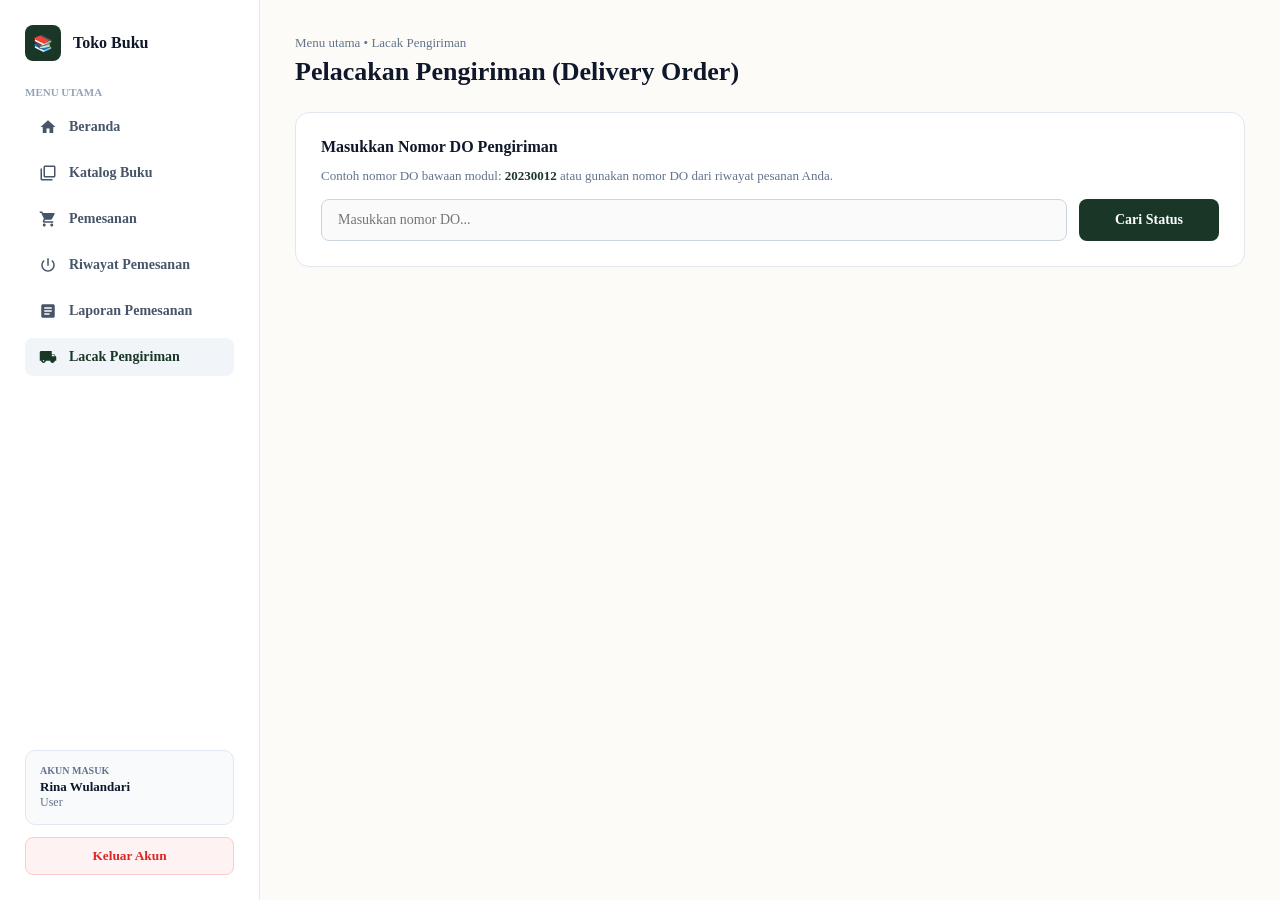
<file: tracking.html>
<!DOCTYPE html>
<html lang="id">
<head>
    <meta charset="UTF-8">
    <meta name="viewport" content="width=device-width, initial-scale=1.0">
    <title>Lacak Pengiriman - Toko Buku Online</title>
    <link rel="stylesheet" href="cs/style.css">
    <style>
        * { box-sizing: border-box; margin: 0; padding: 0; font-family: 'Times New Roman', Times, serif; }
        body { background: #fdfbf7; color: #1e293b; }

        .dashboard-layout { display: flex; height: 100vh; overflow: hidden; }

        /* Sidebar */
        .sidebar { width: 260px; background: #ffffff; border-right: 1px solid #e2e8f0; padding: 25px; display: flex; flex-direction: column; justify-content: space-between; }
        .sidebar-menu { list-style: none; margin-top: 10px; }
        .sidebar-menu li { margin-bottom: 8px; }
        .sidebar-menu a { display: flex; align-items: center; gap: 12px; padding: 10px 14px; color: #475569; text-decoration: none; font-size: 14px; font-weight: 600; border-radius: 8px; }
        .sidebar-menu a.active, .sidebar-menu a:hover { background: #f1f5f9; color: #193627; }
        .sidebar-menu svg { width: 18px; height: 18px; fill: currentColor; }

        /* Main Content */
        .main-content { flex: 1; padding: 35px; overflow-y: auto; background: #fdfbf7; }

        .card-box { background: white; padding: 25px; border-radius: 14px; border: 1px solid #e2e8f0; margin-bottom: 25px; box-shadow: 0 2px 4px rgba(0,0,0,0.01); }
    </style>
</head>
<body onload="initTracking()">

    <div class="dashboard-layout">
        <!-- Sidebar -->
        <div class="sidebar">
            <div>
                <div style="display: flex; align-items: center; gap: 12px; margin-bottom: 25px;">
                    <div style="background: #193627; color: white; width: 36px; height: 36px; border-radius: 8px; display: flex; align-items: center; justify-content: center; font-weight: bold;">📚</div>
                    <span style="font-size: 16px; font-weight: 700; color: #0f172a;">Toko Buku</span>
                </div>
                <p style="font-size: 11px; color: #94a3b8; text-transform: uppercase; font-weight: 600; margin-bottom: 10px;">Menu Utama</p>
                <ul class="sidebar-menu">
                    <li><a href="dashboard.html"><svg viewBox="0 0 24 24"><path d="M10 20v-6h4v6h5v-8h3L12 3 2 12h3v8z"/></svg> Beranda</a></li>
                    <li><a href="stok.html"><svg viewBox="0 0 24 24"><path d="M4 6H2v14c0 1.1.9 2 2 2h14v-2H4V6zm16-4H8c-1.1 0-2 .9-2 2v12c0 1.1.9 2 2 2h12c1.1 0 2-.9 2-2V4c0-1.1-.9-2-2-2zm0 14H8V4h12v12z"/></svg> Katalog Buku</a></li>
                    <li><a href="checkout.html"><svg viewBox="0 0 24 24"><path d="M7 18c-1.1 0-1.99.9-1.99 2S5.9 22 7 22s2-.9 2-2-.9-2-2-2zM1 2v2h2l3.6 7.59-1.35 2.45c-.16.28-.25.61-.25.96 0 1.1.9 2 2 2h12v-2H7.42c-.14 0-.25-.11-.25-.25l.03-.12.9-1.63h7.45c.75 0 1.41-.41 1.75-1.03l3.58-6.49c.08-.14.12-.31.12-.48 0-.55-.45-1-1-1H5.21l-.94-2H1zm16 16c-1.1 0-1.99.9-1.99 2s.89 2 1.99 2 2-.9 2-2-.9-2-2-2z"/></svg> Pemesanan</a></li>
                    <li><a href="riwayat.html"><svg viewBox="0 0 24 24"><path d="M13 3h-2v10h2V3zm4.83 2.17l-1.42 1.42C17.99 7.86 19 9.81 19 12c0 3.87-3.13 7-7 7s-7-3.13-7-7c0-2.19 1.01-4.14 2.58-5.42L6.17 5.17C4.23 6.82 3 9.26 3 12c0 4.97 4.03 9 9 9s9-4.03 9-9c0-2.74-1.23-5.18-3.17-6.83z"/></svg> Riwayat Pemesanan</a></li>
                    <li><a href="laporan.html"><svg viewBox="0 0 24 24"><path d="M19 3H5c-1.1 0-2 .9-2 2v14c0 1.1.9 2 2 2h14c1.1 0 2-.9 2-2V5c0-1.1-.9-2-2-2zm-5 14H7v-2h7v2zm3-4H7v-2h10v2zm0-4H7V7h10v2z"/></svg> Laporan Pemesanan</a></li>
                    <li><a href="tracking.html" class="active"><svg viewBox="0 0 24 24"><path d="M20 8h-3V4H3c-1.1 0-2 .9-2 2v11h2c0 1.66 1.34 3 3 3s3-1.34 3-3h6c0 1.66 1.34 3 3 3s3-1.34 3-3h2v-5l-3-4zM6 18c-.55 0-1-.45-1-1s.45-1 1-1 1 .45 1 1-.45 1-1 1zm13.5-9.5l1.96 2.5H17V8.5h2.5z"/></svg> Lacak Pengiriman</a></li>
                </ul>
            </div>
            <div>
                <div style="background: #f8fafc; padding: 14px; border-radius: 10px; font-size: 13px; margin-bottom: 12px; border: 1px solid #e2e8f0;">
                    <p style="color: #64748b; font-size: 10px; text-transform: uppercase; font-weight: 700;">Akun Masuk</p>
                    <p style="font-weight: 600; color: #0f172a; margin-top: 3px;" id="userNamaLabel">Memuat...</p>
                    <p style="color: #64748b; font-size: 12px;" id="userRoleLabel">User</p>
                </div>
                <button onclick="logoutUser()" style="width: 100%; padding: 10px; background: #fef2f2; color: #dc2626; border: 1px solid #fecaca; border-radius: 8px; font-weight: 600; cursor: pointer;">Keluar Akun</button>
            </div>
        </div>

        <!-- Konten Utama -->
        <div class="main-content">
            <p style="font-size: 13px; color: #64748b; margin-bottom: 6px; font-weight: 500;">Menu utama &bull; Lacak Pengiriman</p>
            <h1 style="font-size: 26px; color: #0f172a; margin-bottom: 25px; font-weight: 700;">Pelacakan Pengiriman (Delivery Order)</h1>

            <div class="card-box">
                <h3 style="font-size: 16px; color: #0f172a; margin-bottom: 12px; font-weight: 700;">Masukkan Nomor DO Pengiriman</h3>
                <p style="font-size: 13px; color: #64748b; margin-bottom: 15px;">Contoh nomor DO bawaan modul: <strong style="color: #193627;">20230012</strong> atau gunakan nomor DO dari riwayat pesanan Anda.</p>
                <div style="display: flex; gap: 12px;">
                    <input type="text" id="inputNoDO" placeholder="Masukkan nomor DO..." style="flex: 1; padding: 12px 16px; border: 1px solid #cbd5e1; border-radius: 8px; font-size: 14px; outline: none; background: #fafafa;">
                    <button onclick="lacakPengiriman()" style="width: 140px; background: #193627; color: white; border: none; border-radius: 8px; font-weight: bold; cursor: pointer; font-size: 14px;">Cari Status</button>
                </div>
            </div>

            <div id="hasilTracking" style="display: none;" class="card-box">
                <h3 style="font-size: 18px; color: #0f172a; margin-bottom: 20px; font-weight: 700; border-bottom: 2px solid #f1f5f9; padding-bottom: 10px;">Detail Status Pengiriman</h3>
                <div style="display: grid; grid-template-columns: repeat(2, 1fr); gap: 15px; margin-bottom: 25px; font-size: 14px;">
                    <p><strong>Nomor DO:</strong> <span id="trackDO" style="color: #193627; font-weight: bold;">-</span></p>
                    <p><strong>Nama Penerima:</strong> <span id="trackNama" style="color: #334155; font-weight: 600;">-</span></p>
                    <p><strong>Status Terkini:</strong> <span id="trackStatus" style="color: #166534; font-weight: 600;">-</span></p>
                    <p><strong>Ekspedisi:</strong> <span id="trackEkspedisi" style="color: #334155;">-</span></p>
                    <p><strong>Detail Buku:</strong> <span id="trackBuku" style="color: #334155;">-</span></p>
                    <p><strong>Total Transaksi:</strong> <span id="trackTotal" style="color: #193627; font-weight: 700;">-</span></p>
                </div>

                <h4 style="font-size: 15px; color: #0f172a; margin-bottom: 12px; font-weight: 700;">Riwayat Perjalanan Paket:</h4>
                <ul id="trackPerjalanan" style="list-style-type: disc; padding-left: 20px; font-size: 13px; color: #475569; line-height: 1.6;"></ul>
            </div>
        </div>
    </div>

    <script src="js/script.js"></script>
    <script>
        function initTracking() {
            const userStr = localStorage.getItem('currentUser');
            if (userStr) {
                const user = JSON.parse(userStr);
                document.getElementById('userNamaLabel').innerText = user.nama || 'Pengguna';
                document.getElementById('userRoleLabel').innerText = user.role || 'User';
            }
        }

        function lacakPengiriman() {
            const noDOInput = document.getElementById('inputNoDO').value.trim();
            const hasilDiv = document.getElementById('hasilTracking');

            if (!noDOInput) {
                alert("Silakan masukkan nomor DO terlebih dahulu!");
                return;
            }

            // Data simulasi bawaan modul
            let dataDO = {
                noDO: noDOInput,
                namaPemesan: "Budi Santoso",
                status: "Dalam Pengiriman (Kurir Menuju Lokasi)",
                ekspedisi: "JNE Express",
                detailBuku: "Manajemen Keuangan (2 unit)",
                totalHarga: "Rp 440.000"
            };

            // Cek apakah nomor DO cocok dengan data riwayat pesanan di localStorage
            let daftarRiwayat = JSON.parse(localStorage.getItem('riwayatPesanan')) || [];
            let pesananDitemukan = daftarRiwayat.find(item => item.noDO.toLowerCase() === noDOInput.toLowerCase());

            if (pesananDitemukan) {
                dataDO.namaPemesan = pesananDitemukan.namaPemesan;
                dataDO.status = pesananDitemukan.status || "Dalam Proses Pengemasan";
                dataDO.ekspedisi = pesananDitemukan.ekspedisi;
                dataDO.detailBuku = pesananDitemukan.detailBuku;
                dataDO.totalHarga = pesananDitemukan.totalHarga;
            } else if (noDOInput !== "20230012" && noDOInput !== "20230013") {
                alert("Nomor DO tidak ditemukan dalam sistem. Pastikan nomor DO benar.");
                hasilDiv.style.display = "none";
                return;
            } else {
                // Untuk contoh bawaan modul 20230012 / 20230013
                if (noDOInput === "20230013") {
                    dataDO.namaPemesan = "Siti Rahma";
                    dataDO.totalHarga = "Rp 180.000";
                }
            }

            // Tampilkan ke antarmuka
            document.getElementById('trackDO').innerText = dataDO.noDO;
            document.getElementById('trackNama').innerText = dataDO.namaPemesan;
            document.getElementById('trackStatus').innerText = dataDO.status;
            document.getElementById('trackEkspedisi').innerText = dataDO.ekspedisi;
            document.getElementById('trackBuku').innerText = dataDO.detailBuku;
            document.getElementById('trackTotal').innerText = dataDO.totalHarga;

            // Riwayat perjalanan simulasi
            const perjalananList = document.getElementById('trackPerjalanan');
            perjalananList.innerHTML = `
                <li><strong>[11/08/2026 - 08:30]</strong> — Paket telah diserahkan kepada pihak ekspedisi (${dataDO.ekspedisi}).</li>
                <li><strong>[11/08/2026 - 11:15]</strong> — Paket sedang diproses di Sorting Center kota tujuan.</li>
                <li><strong>[11/08/2026 - 14:00]</strong> — Kurir sedang mengantar paket ke alamat penerima a.n. <strong>${dataDO.namaPemesan}</strong>.</li>
            `;

            hasilDiv.style.display = "block";
        }

        function logoutUser() {
            localStorage.removeItem('currentUser');
            window.location.href = 'index.html';
        }
    </script>
</body>
</html>
</file>
<file: cs/style.css>
/* css/style.css */
@import url('https://fonts.googleapis.com/css2?family=Inter:wght@400;500;600;700&display=swap');

* {
    margin: 0;
    padding: 0;
    box-sizing: border-box;
    font-family: 'Inter', sans-serif;
}

body {
    background-color: #f8f9fa;
    color: #1e293b;
    -webkit-font-smoothing: antialiased;
}

/* Layout Login Split Screen */
.login-page-wrapper {
    display: flex;
    min-height: 100vh;
    width: 100vw;
    overflow: hidden;
}

.login-left-banner {
    flex: 1.1;
    background-color: #1e3d2f;
    color: #fff;
    padding: 60px;
    display: flex;
    flex-direction: column;
    justify-content: space-between;
}

.login-left-banner h1 {
    font-size: 40px;
    line-height: 1.25;
    margin-top: 25px;
    font-weight: 700;
    letter-spacing: -0.5px;
}

.login-right-form {
    flex: 0.9;
    background-color: #ffffff;
    padding: 60px;
    display: flex;
    flex-direction: column;
    justify-content: center;
    overflow-y: auto;
}

.auth-container {
    max-width: 420px;
    width: 100%;
    margin: 0 auto;
}

.form-group {
    margin-bottom: 20px;
}

.form-group label {
    display: block;
    margin-bottom: 8px;
    font-weight: 600;
    color: #334155;
    font-size: 13px;
}

.form-group input, .form-group select {
    width: 100%;
    padding: 12px 16px;
    border: 1px solid #cbd5e1;
    border-radius: 8px;
    font-size: 14px;
    outline: none;
    transition: all 0.2s ease;
    background-color: #f8fafc;
}

.form-group input:focus {
    border-color: #1e3d2f;
    background-color: #fff;
    box-shadow: 0 0 0 3px rgba(30, 61, 47, 0.1);
}

.btn {
    width: 100%;
    padding: 12px;
    background-color: #1e3d2f;
    color: white;
    border: none;
    border-radius: 8px;
    font-size: 15px;
    font-weight: 600;
    cursor: pointer;
    transition: background-color 0.2s;
}

.btn:hover {
    background-color: #274d3c;
}

/* Dashboard Layout */
.dashboard-layout {
    display: flex;
    min-height: 100vh;
}

.sidebar {
    width: 270px;
    background-color: #ffffff;
    border-right: 1px solid #e2e8f0;
    padding: 30px 24px;
    display: flex;
    flex-direction: column;
    justify-content: space-between;
}

.sidebar-menu {
    list-style: none;
    margin-top: 24px;
}

.sidebar-menu li {
    margin-bottom: 8px;
}

.sidebar-menu a {
    display: flex;
    align-items: center;
    gap: 12px;
    padding: 11px 14px;
    color: #64748b;
    text-decoration: none;
    border-radius: 8px;
    font-weight: 500;
    font-size: 14px;
    transition: all 0.2s;
}

.sidebar-menu a svg {
    width: 18px;
    height: 18px;
    fill: currentColor;
}

.sidebar-menu a:hover, .sidebar-menu a.active {
    background-color: #f0fdf4;
    color: #1e3d2f;
    font-weight: 600;
}

.main-content {
    flex: 1;
    padding: 40px;
    background-color: #f8f9fa;
    overflow-y: auto;
}

.banner-card {
    background-color: #1e3d2f;
    color: white;
    border-radius: 16px;
    padding: 40px;
    display: flex;
    justify-content: space-between;
    align-items: center;
    margin-bottom: 30px;
    box-shadow: 0 10px 25px -5px rgba(30, 61, 47, 0.2);
}

.stats-grid {
    display: grid;
    grid-template-columns: repeat(4, 1fr);
    gap: 20px;
    margin-bottom: 30px;
}

.stat-card {
    background: white;
    padding: 24px;
    border-radius: 12px;
    border: 1px solid #e2e8f0;
    box-shadow: 0 1px 3px rgba(0,0,0,0.02);
}

.table-container {
    background: white;
    padding: 24px;
    border-radius: 12px;
    border: 1px solid #e2e8f0;
}

table {
    width: 100%;
    border-collapse: collapse;
    margin-top: 15px;
}

table th, table td {
    padding: 14px 16px;
    text-align: left;
    border-bottom: 1px solid #f1f5f9;
    font-size: 14px;
}

table th {
    background-color: #f8fafc;
    font-weight: 600;
    color: #475569;
}

.modal {
    display: none;
    position: fixed;
    top: 0; left: 0; width: 100%; height: 100%;
    background: rgba(15, 23, 42, 0.6);
    backdrop-filter: blur(4px);
    justify-content: center;
    align-items: center;
}

.modal-content {
    background: white;
    padding: 30px;
    border-radius: 16px;
    width: 420px;
    box-shadow: 0 20px 25px -5px rgba(0,0,0,0.1);
}
</file>
